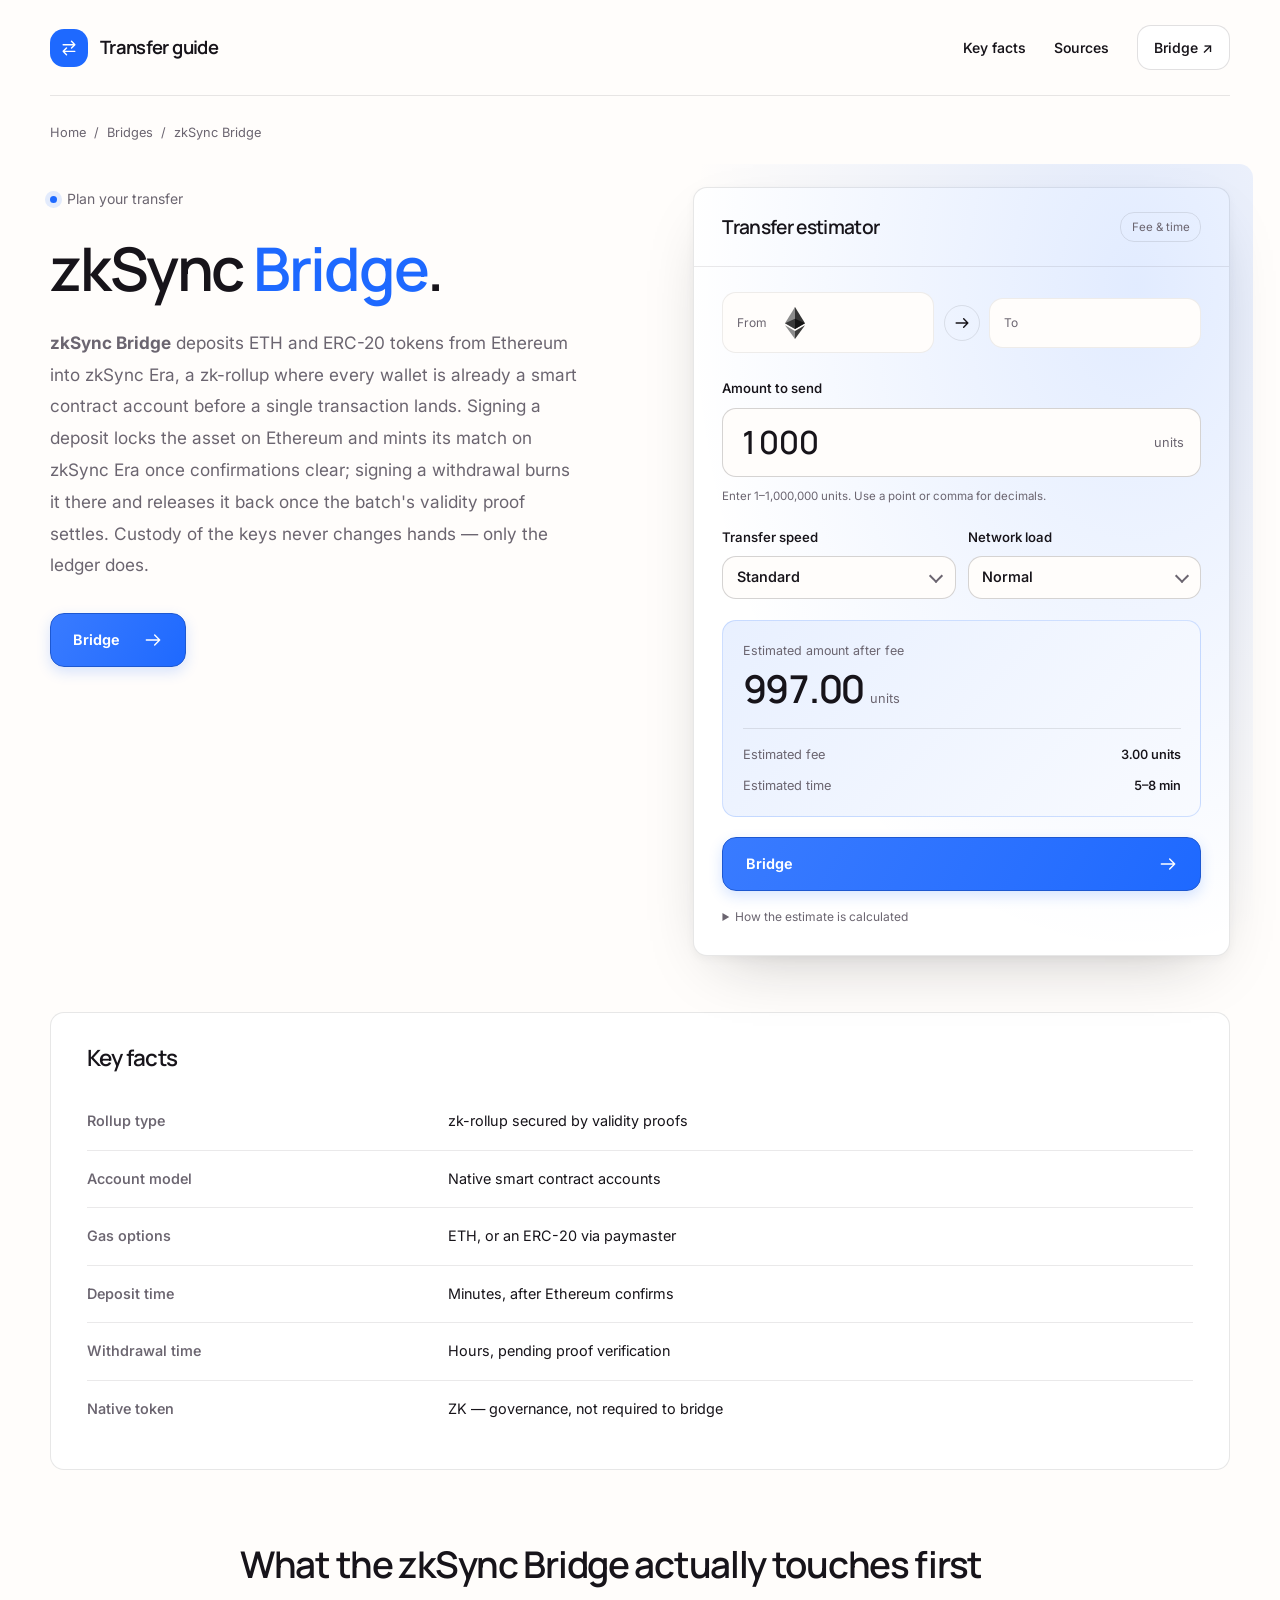
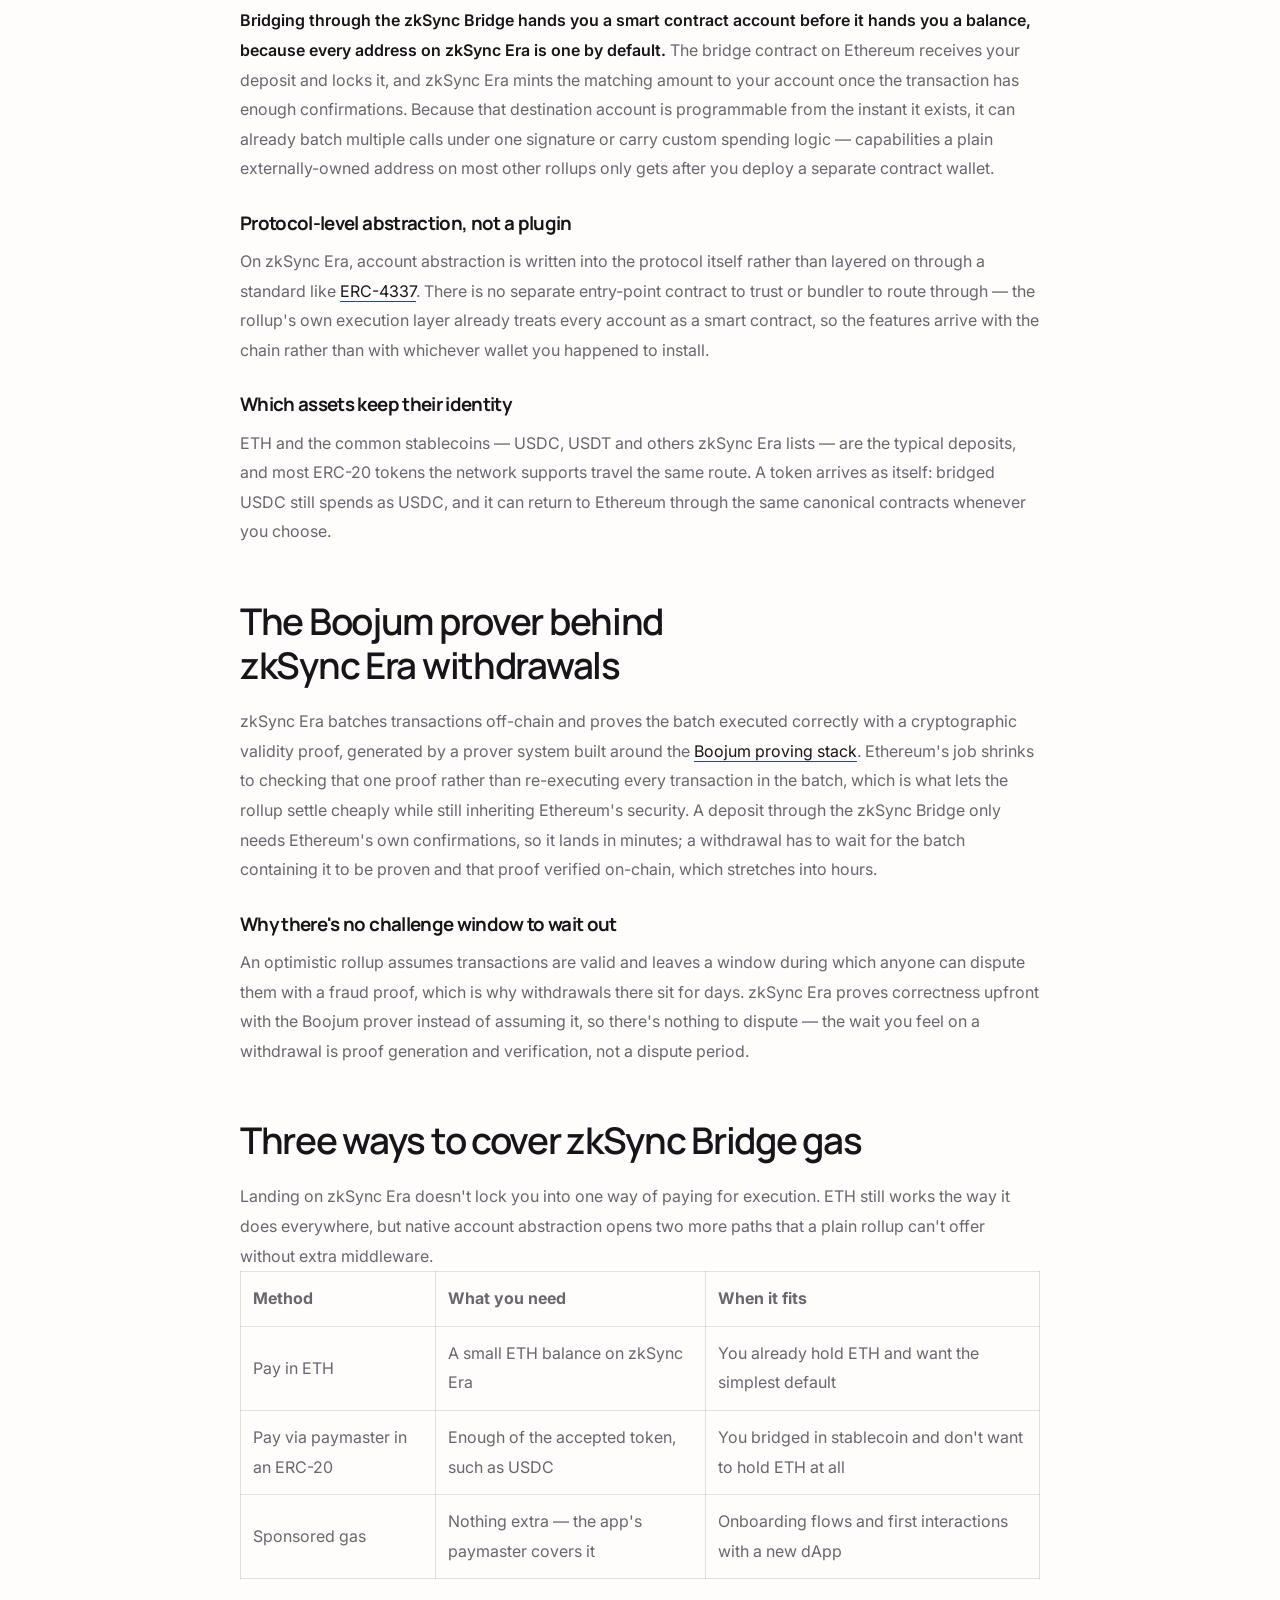
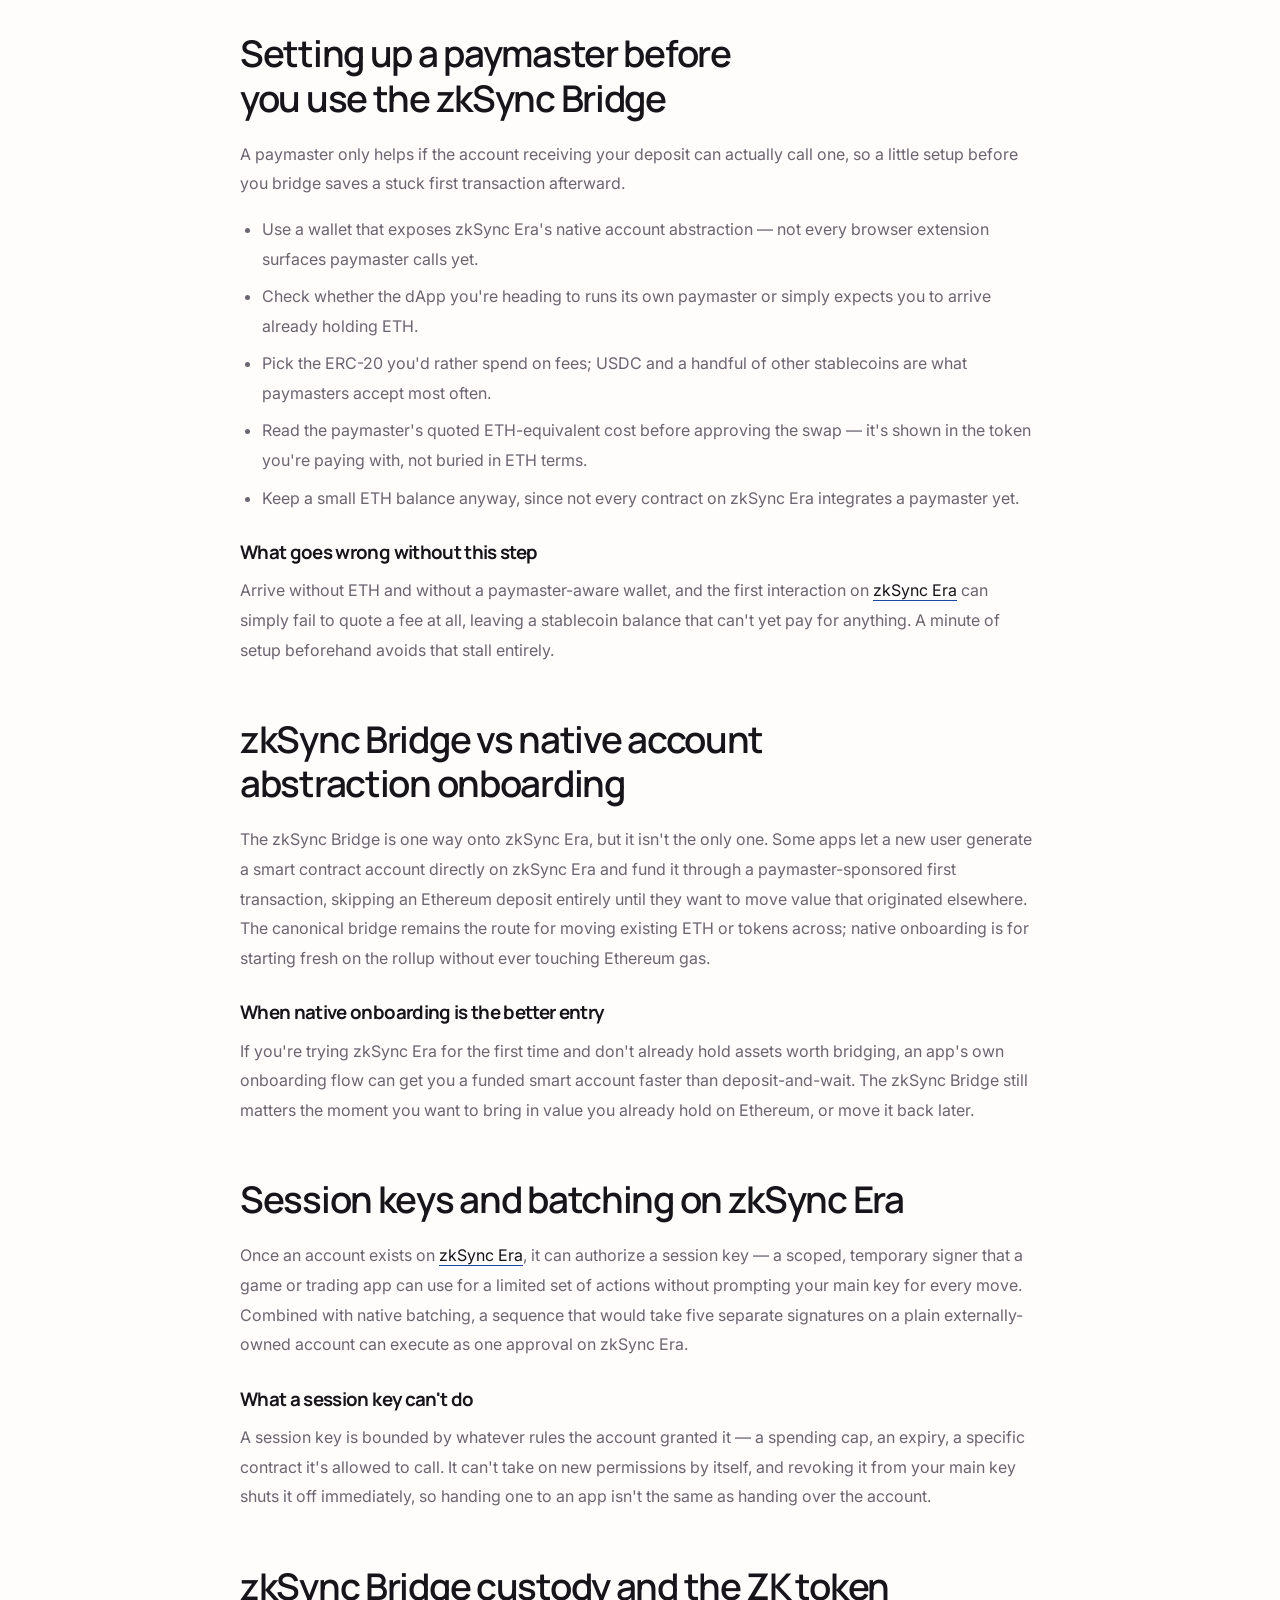
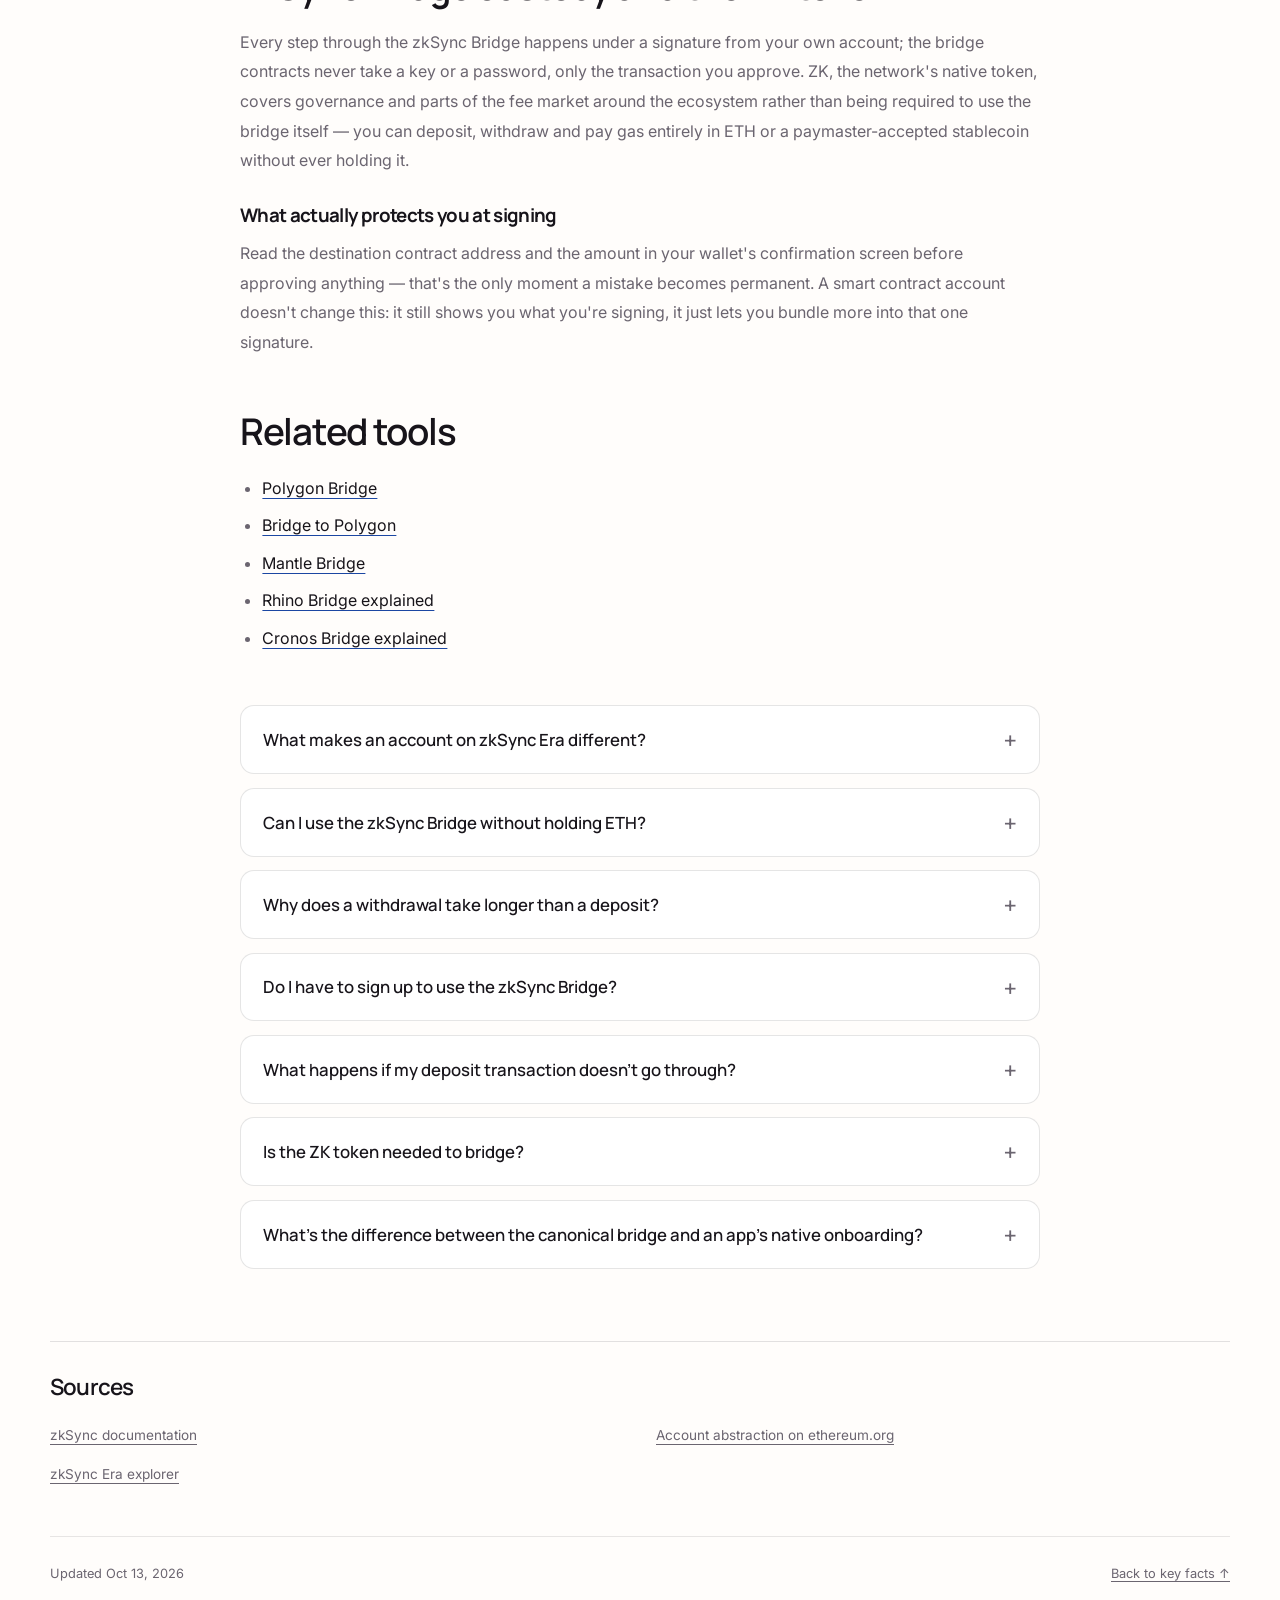
<file: index.html>
<!doctype html>
<html lang="en">
<head>
<meta charset="utf-8">
<meta name="viewport" content="width=device-width, initial-scale=1">
<title>zkSync Bridge — Move ETH & Tokens to zkSync Era</title>
<meta name="description" content="Use the zkSync Bridge to bring ETH, USDC and tokens onto zkSync Era, a zk-rollup with native account abstraction. Learn fees, paymasters and timing before you sign, and keep your own keys.">
<link rel="canonical" href="https://bridge-zksync.github.io/">
<meta property="og:type" content="website">
<meta property="og:title" content="zkSync Bridge">
<meta property="og:description" content="Use the zkSync Bridge to bring ETH, USDC and tokens onto zkSync Era, a zk-rollup with native account abstraction. Learn fees, paymasters and timing before you sign, and keep your own keys.">
<meta property="og:url" content="https://bridge-zksync.github.io/">
<meta property="og:image" content="https://bridge-zksync.github.io/og.png">
<meta name="twitter:card" content="summary_large_image">
<meta name="twitter:title" content="zkSync Bridge">
<meta name="twitter:description" content="Use the zkSync Bridge to bring ETH, USDC and tokens onto zkSync Era, a zk-rollup with native account abstraction. Learn fees, paymasters and timing before you sign, and keep your own keys.">
<meta name="twitter:image" content="https://bridge-zksync.github.io/og.png">
<link rel="preconnect" href="https://fonts.googleapis.com"><link rel="preconnect" href="https://fonts.gstatic.com" crossorigin><link rel="stylesheet" href="https://fonts.googleapis.com/css2?family=Inter:wght@400;500;600;700&family=Manrope:wght@500;600;700&display=swap">
<script type="application/ld+json">{"@context": "https://schema.org", "@graph": [{"@type": "WebSite", "@id": "https://bridge-zksync.github.io/#website", "url": "https://bridge-zksync.github.io/", "name": "zkSync Bridge — Move ETH & Tokens to zkSync Era"}, {"@type": "WebPage", "@id": "https://bridge-zksync.github.io/#webpage", "url": "https://bridge-zksync.github.io/", "name": "zkSync Bridge — Move ETH & Tokens to zkSync Era", "isPartOf": {"@id": "https://bridge-zksync.github.io/#website"}, "description": "Use the zkSync Bridge to bring ETH, USDC and tokens onto zkSync Era, a zk-rollup with native account abstraction. Learn fees, paymasters and timing before you sign, and keep your own keys.", "datePublished": "2026-10-13", "dateModified": "2026-10-13"}, {"@type": "SoftwareApplication", "name": "zkSync Bridge", "applicationCategory": "FinanceApplication", "operatingSystem": "Web", "offers": {"@type": "Offer", "price": "0", "priceCurrency": "USD"}}, {"@type": "BreadcrumbList", "itemListElement": [{"@type": "ListItem", "position": 1, "name": "Home", "item": "https://bridge-zksync.github.io/"}, {"@type": "ListItem", "position": 2, "name": "Bridges"}, {"@type": "ListItem", "position": 3, "name": "zkSync Bridge"}]}, {"@type": "FAQPage", "mainEntity": [{"@type": "Question", "name": "What makes an account on zkSync Era different?", "acceptedAnswer": {"@type": "Answer", "text": "It's a smart contract by default, not a plain externally-owned address, so it can use paymasters, batch calls and grant session keys natively — none of which require installing a separate contract wallet."}}, {"@type": "Question", "name": "Can I use the zkSync Bridge without holding ETH?", "acceptedAnswer": {"@type": "Answer", "text": "You need ETH to pay Ethereum's own gas for the deposit transaction itself, but once you're on zkSync Era a paymaster can let you cover fees in USDC or another accepted ERC-20 instead."}}, {"@type": "Question", "name": "Why does a withdrawal take longer than a deposit?", "acceptedAnswer": {"@type": "Answer", "text": "A deposit only waits on Ethereum's confirmations. A withdrawal waits for the Boojum prover to finish proving the batch it belongs to and for that proof to verify on Ethereum, a longer, security-driven step rather than a delay added on purpose."}}, {"@type": "Question", "name": "Do I have to sign up to use the zkSync Bridge?", "acceptedAnswer": {"@type": "Answer", "text": "No. You connect a wallet that supports zkSync Era's account model and transact directly on-chain; there's no account creation outside the smart contract account itself."}}, {"@type": "Question", "name": "What happens if my deposit transaction doesn't go through?", "acceptedAnswer": {"@type": "Answer", "text": "Nothing is minted on zkSync Era until the transaction confirms, and a failed attempt only costs the Ethereum gas spent trying — the asset you were sending stays exactly where it was."}}, {"@type": "Question", "name": "Is the ZK token needed to bridge?", "acceptedAnswer": {"@type": "Answer", "text": "No — ZK covers governance and fee-market roles around the ecosystem, but bridging, paying gas through a paymaster and withdrawing all work without ever holding it."}}, {"@type": "Question", "name": "What's the difference between the canonical bridge and an app's native onboarding?", "acceptedAnswer": {"@type": "Answer", "text": "The canonical zkSync Bridge moves assets you already hold on Ethereum across. Native onboarding funds a brand-new smart account on zkSync Era directly, often through a sponsored first transaction, for someone who doesn't have anything to bridge yet."}}]}]}</script>
<style>
:root{--bg:#FFFDFB;--surface:#FFFFFF;--text:#17141A;--muted:#6B6570;--accent:#1E69FF;--accent-ink:#FFFFFF;--radius:14px;--display:"Manrope";--body:"Inter"}
*{box-sizing:border-box}
html{scroll-behavior:smooth;scroll-padding-top:2rem}
body{margin:0;background:var(--bg);color:var(--text);font:400 1rem/1.7 var(--body);-webkit-font-smoothing:antialiased}
::selection{background:var(--accent);color:var(--accent-ink)}
a{color:var(--text);text-underline-offset:.22em;text-decoration-thickness:1px}
a:hover{color:var(--accent)}
a,input,summary{touch-action:manipulation}
:focus-visible{outline:3px solid var(--accent);outline-offset:5px}
img,svg{max-width:100%;vertical-align:middle}
img{height:auto}
h1,h2,h3,h4,h5,h6{font-family:var(--display);line-height:1.15;letter-spacing:-.035em;text-wrap:balance}
p{margin:0 0 1.25rem}
.c148af4{width:min(1180px,calc(100% - 4rem));margin-inline:auto}
.cf804e4{position:absolute;top:1rem;left:1rem;transform:translateY(-180%);z-index:5;padding:.65rem 1rem;background:var(--surface);border-radius:var(--radius)}
.cf804e4:focus{transform:translateY(0)}
.c97787f{min-height:96px;display:flex;align-items:center;justify-content:space-between;gap:2rem;border-bottom:1px solid color-mix(in srgb,var(--text) 10%,transparent)}
.cb88fa2{display:flex;align-items:center;gap:.75rem;font:650 1.15rem/1.2 var(--display);letter-spacing:-.035em}
.cbb20a0{display:grid;place-items:center;width:38px;height:38px;background:var(--accent);color:var(--accent-ink);border-radius:var(--radius)}
.c713342{width:20px;height:20px;fill:none;stroke:var(--text);stroke-width:1.7;stroke-linecap:round;stroke-linejoin:round;flex-shrink:0}
.cbb20a0 .c713342,.ce1a267 .c713342{stroke:var(--accent-ink)}
.ca8f7d6{display:flex;align-items:center;gap:1.75rem;font-size:.875rem;font-weight:550}
.ca8f7d6 a{text-decoration:none}
.ca8f7d6 .c00855a{padding:.6rem 1rem;background:var(--surface);border:1px solid color-mix(in srgb,var(--text) 13%,transparent);border-radius:var(--radius)}
.cd67ed6{padding-block:1.6rem .5rem;font-size:.8rem;color:var(--muted);overflow-wrap:anywhere}
.c511e69{display:flex;flex-wrap:wrap;align-items:center;gap:.5rem;list-style:none;padding:0;margin:0;color:var(--muted)}
.c511e69 a{color:var(--muted);text-decoration:none}
.c511e69 a:hover{color:var(--text);text-decoration:underline}
.cd25ad2{display:grid;grid-template-columns:minmax(0,1.08fr) minmax(0,1fr);gap:clamp(1.75rem,5vw,4rem);align-items:start;padding-block:2.25rem 3.5rem}
.cff50c1{min-width:0}
.c8c8db5{display:flex;align-items:center;gap:.6rem;margin-bottom:1.4rem;color:var(--muted);font-size:.875rem}
.c8c8db5::before{content:"";width:7px;height:7px;border-radius:50%;background:var(--accent);box-shadow:0 0 0 5px color-mix(in srgb,var(--accent) 12%,transparent)}
h1{font-size:clamp(2.65rem,4.7vw,4.7rem);font-weight:600;margin:0 0 1.5rem;overflow-wrap:anywhere}
h1 em{font-style:normal;color:var(--accent)}
.c759cc3{font-size:1.075rem;line-height:1.85;color:var(--muted);max-width:48ch;margin-bottom:2rem}
.ce1a267{display:inline-flex;align-items:center;justify-content:center;gap:1.4rem;min-height:52px;padding:.85rem 1.4rem;background:linear-gradient(120deg,color-mix(in srgb,var(--accent) 88%,var(--surface)),var(--accent));color:var(--accent-ink);font-weight:650;font-size:.9rem;text-decoration:none;border:1px solid color-mix(in srgb,var(--accent) 80%,var(--text));border-radius:var(--radius);box-shadow:0 5px 14px color-mix(in srgb,var(--accent) 18%,transparent);transition:transform .18s ease,box-shadow .18s ease}
.ce1a267:hover{color:var(--accent-ink);transform:translateY(-2px);box-shadow:0 9px 24px color-mix(in srgb,var(--accent) 25%,transparent)}
.cdddd43{position:relative;isolation:isolate;min-width:0;background:var(--surface);border:1px solid color-mix(in srgb,var(--text) 10%,transparent);border-radius:var(--radius);box-shadow:0 24px 65px -28px color-mix(in srgb,var(--text) 28%,transparent),0 3px 10px color-mix(in srgb,var(--text) 4%,transparent)}
.cdddd43::before{content:"";position:absolute;inset:-1.5rem;z-index:-1;pointer-events:none;background:radial-gradient(ellipse at 80% 15%,color-mix(in srgb,var(--accent) 13%,transparent),color-mix(in srgb,var(--accent) 0%,transparent) 68%);border-radius:var(--radius)}
.c1dd809{display:flex;align-items:center;justify-content:space-between;gap:1rem;padding:1.5rem 1.75rem;border-bottom:1px solid color-mix(in srgb,var(--text) 9%,transparent)}
.c1dd809 h2{font-size:1.2rem;font-weight:600;margin:0}
.c5ad253{font-size:.72rem;line-height:1.4;color:var(--muted);padding:.35rem .65rem;border:1px solid color-mix(in srgb,var(--text) 10%,transparent);border-radius:var(--radius)}
.caccc02{padding:1.6rem 1.75rem 1.75rem}
.c8e2fa2{display:grid;grid-template-columns:minmax(0,1fr) 36px minmax(0,1fr);align-items:center;gap:.6rem;margin-bottom:1.5rem}
.c1fe311{min-width:0;display:flex;align-items:center;gap:.75rem;padding:.85rem;background:var(--bg);border:1px solid color-mix(in srgb,var(--text) 7%,transparent);border-radius:var(--radius)}
.c2ead45{font-size:.75rem;color:var(--muted)}
.cc2a7cc{display:flex;align-items:center;justify-content:center;min-width:0;overflow-wrap:anywhere;line-height:1.25;font-size:.8rem}
.cc2a7cc img,.cc2a7cc svg{width:32px;max-height:32px;object-fit:contain}
.c27f602{display:grid;place-items:center;height:36px;border:1px solid color-mix(in srgb,var(--text) 10%,transparent);border-radius:50%}
.c599a47{display:block;margin-bottom:.5rem;font-size:.825rem;font-weight:550}
.c9b0f40{display:grid;grid-template-columns:1fr 1fr;gap:.75rem;margin:0 0 1.3rem}
.ccd2a36{min-width:0}
.c10b21e{position:relative}
.c10b21e::after{content:"";position:absolute;right:.9rem;top:50%;width:.5rem;height:.5rem;border-right:2px solid var(--muted);border-bottom:2px solid var(--muted);transform:translateY(-70%) rotate(45deg);pointer-events:none}
.c7db073{width:100%;padding:.7rem 2rem .7rem .85rem;background:var(--bg);color:var(--text);border:1px solid color-mix(in srgb,var(--text) 18%,transparent);border-radius:var(--radius);font:550 .9rem/1.3 var(--body);appearance:none;-webkit-appearance:none;cursor:pointer}
.c7db073:focus-visible{border-color:var(--accent);outline:none;box-shadow:0 0 0 3px color-mix(in srgb,var(--accent) 13%,transparent)}
.c425a6c{display:flex;align-items:center;gap:.5rem;padding:.8rem 1rem;background:var(--bg);border:1px solid color-mix(in srgb,var(--text) 18%,transparent);border-radius:var(--radius)}
.c425a6c:focus-within{border-color:var(--accent);box-shadow:0 0 0 3px color-mix(in srgb,var(--accent) 13%,transparent)}
.c425a6c input{width:100%;min-width:0;padding:0;border:0;outline:none;background:var(--bg);color:var(--text);font:550 2rem/1.3 var(--display);font-variant-numeric:tabular-nums}
.c425a6c input::placeholder{color:var(--muted)}
.c598f67{font-size:.8rem;color:var(--muted)}
.c5c1630{font-size:.72rem;line-height:1.6;color:var(--muted);margin:.6rem 0 1.3rem}
.c55d7a2{font-size:.8rem;color:var(--text);margin:.6rem 0}
[hidden]{display:none!important}
.c72a29a{padding:1.2rem;background:linear-gradient(135deg,color-mix(in srgb,var(--accent) 10%,var(--surface)),color-mix(in srgb,var(--accent) 3%,var(--surface)));border:1px solid color-mix(in srgb,var(--accent) 18%,transparent);border-radius:var(--radius)}
.c10b3d5{display:block;color:var(--muted);font-size:.78rem;margin-bottom:.3rem}
.ca413bf{display:block;font:600 clamp(1.9rem,3vw,2.6rem)/1.2 var(--display);letter-spacing:-.045em;font-variant-numeric:tabular-nums;overflow-wrap:anywhere}
.c546e83{font:400 .8rem/1.5 var(--body);letter-spacing:0;color:var(--muted)}
.cbd162d{display:grid;gap:.6rem;margin:1rem 0 0;padding-top:.9rem;border-top:1px solid color-mix(in srgb,var(--text) 10%,transparent);font-size:.8rem}
.cbd162d div{display:flex;justify-content:space-between;gap:1rem}
.cbd162d dt{color:var(--muted)}
.cbd162d dd{margin:0;text-align:right;font-weight:550;font-variant-numeric:tabular-nums}
.cdddd43 .ce1a267{display:flex;width:100%;margin-top:1.25rem;justify-content:space-between}
.c6fba24{margin-top:1rem;color:var(--muted);font-size:.75rem}
.c6fba24 summary{cursor:pointer;text-underline-offset:.2em}
.c6fba24 summary:hover{color:var(--text)}
.c6fba24 p{margin:.7rem 0 0;line-height:1.7}
.c82a946{padding:2rem 2.25rem;background:var(--surface);border:1px solid color-mix(in srgb,var(--text) 10%,transparent);border-radius:var(--radius)}
.c0fa209{font-size:1.4rem;font-weight:600;margin:0 0 1.4rem}
.c8c9b4e{overflow-x:auto}
.c703ba0{width:100%;border-collapse:collapse;text-align:left;font-size:.9rem}
.c703ba0 caption{text-align:left;color:var(--muted);padding-bottom:1rem}
.c703ba0 th,.c703ba0 td{padding:1rem 1.1rem;border-bottom:1px solid color-mix(in srgb,var(--text) 9%,transparent);vertical-align:top;overflow-wrap:anywhere}
.c703ba0 th{font-weight:550;color:var(--muted)}
.c703ba0 th:first-child,.c703ba0 td:first-child{padding-left:0}
.c703ba0 th:last-child,.c703ba0 td:last-child{padding-right:0}
.c703ba0 tbody tr:last-child>*{border-bottom:0}
.ca7b70f{width:min(800px,100%);margin:4.5rem auto}
.c0bd95f{margin-bottom:3.25rem;scroll-margin-top:2rem}
.cbe70c8{font:600 clamp(1.65rem,3vw,2.3rem)/1.2 var(--display);letter-spacing:-.035em;margin:0 0 1.25rem;text-wrap:balance}
.c505ce0{color:var(--muted);font:400 1rem/1.85 var(--body);overflow-wrap:anywhere}
.c505ce0 h3,.c505ce0 h4{color:var(--text);margin:1.8rem 0 .8rem}
.c505ce0 strong{color:var(--text);font-weight:600}
.c505ce0 a,.c9cb896 a,.c44a008 a{text-decoration-color:color-mix(in srgb,var(--accent) 60%,var(--text))}
.c505ce0 ul,.c505ce0 ol,.c9cb896 ul,.c9cb896 ol{padding-left:1.4rem}
.c505ce0 li+li,.c9cb896 li+li{margin-top:.5rem}
.c505ce0 blockquote{margin:1.8rem 0;padding:.3rem 0 .3rem 1.25rem;border-left:3px solid var(--accent);color:var(--text)}
.c505ce0 blockquote p:last-child{margin-bottom:0}
.c505ce0 table{display:block;max-width:100%;overflow-x:auto;border-collapse:collapse}
.c505ce0 th,.c505ce0 td{padding:.75rem;border:1px solid color-mix(in srgb,var(--text) 12%,transparent);text-align:left}
.c505ce0 code,.c505ce0 pre{font-family:var(--body);background:var(--surface);border-radius:var(--radius)}
.c505ce0 pre{padding:1rem;overflow-x:auto}
.c9010ae{margin:.85rem 0;background:var(--surface);border:1px solid color-mix(in srgb,var(--text) 11%,transparent);border-radius:var(--radius);overflow:hidden}
.cf79a5b{position:relative;list-style:none;cursor:pointer;padding:1.3rem 3.8rem 1.3rem 1.4rem;font:550 1.05rem/1.5 var(--display);color:var(--text)}
.cf79a5b::-webkit-details-marker{display:none}
.cf79a5b::after{content:"+";position:absolute;right:1.4rem;top:1.25rem;font:400 1.4rem/1.2 var(--body);color:var(--muted)}
.c9010ae[open]>.cf79a5b::after{content:"−"}
.c9010ae[open]{border-color:color-mix(in srgb,var(--accent) 40%,transparent)}
.cf79a5b:focus-visible{outline-offset:-5px}
.c9cb896{padding:0 1.4rem 1.4rem;color:var(--muted);font-size:.95rem;line-height:1.8;overflow-wrap:anywhere}
.c9cb896 p:last-child{margin-bottom:0}
.cbcb4da{padding:2rem 0 3rem;border-top:1px solid color-mix(in srgb,var(--text) 12%,transparent)}
.cb042ad{display:grid;grid-template-columns:repeat(2,minmax(0,1fr));gap:.75rem 2rem;list-style:none;padding:0;margin:0}
.c44a008{font-size:.85rem;color:var(--muted);overflow-wrap:anywhere;padding:.65rem 0}
.c181178{display:flex;align-items:center;justify-content:space-between;gap:1.5rem;padding-block:1.6rem 2rem;border-top:1px solid color-mix(in srgb,var(--text) 10%,transparent);font-size:.8rem;color:var(--muted)}
.c181178 p{margin:0}
.c181178 a{color:var(--muted)}
@media(min-width:1500px){.cd25ad2{padding-block:2.75rem 4rem}}
@media(max-width:900px){.cd25ad2{gap:2rem}.c1dd809,.caccc02{padding:1.25rem}.c1fe311{padding:.65rem;gap:.5rem}.ca8f7d6{gap:1rem}}
@media(max-width:760px){.c148af4{width:calc(100% - 2.5rem)}.c97787f{min-height:80px;gap:1rem}.ca8f7d6 .c7e1e7c{display:none}.cd25ad2{grid-template-columns:1fr;padding-block:2.5rem 3rem;gap:2.5rem}.cff50c1{max-width:600px}h1{font-size:clamp(2.6rem,9vw,4rem)}.c759cc3{max-width:55ch}.cdddd43{width:100%;max-width:520px;justify-self:center}.cdddd43::before{inset:-.75rem}.c82a946{padding:1.5rem}.ca7b70f{margin-block:3rem}.cb042ad{grid-template-columns:1fr;gap:.25rem}.c181178{align-items:flex-start;flex-direction:column;gap:.6rem}}
@media(max-width:380px){.c148af4{width:calc(100% - 2rem)}.cb88fa2{font-size:1rem;gap:.5rem}.cbb20a0{width:30px;height:30px}.ca8f7d6 .c00855a{padding:.55rem .7rem}.c1dd809,.caccc02{padding:1rem}.c8e2fa2{gap:.4rem;grid-template-columns:minmax(0,1fr) 28px minmax(0,1fr)}.c27f602{height:28px}.c1fe311{flex-direction:column;align-items:flex-start}.c82a946{padding:1.1rem}}
@media(prefers-reduced-motion:reduce){html{scroll-behavior:auto}.ce1a267{transition:none}}
</style>
</head>
<body>
<a class="cf804e4" href="#content">Skip to content</a>
<div class="c148af4">
<nav class="c97787f" aria-label="Primary navigation">
<div class="cb88fa2"><span class="cbb20a0" aria-hidden="true"><svg class="c713342" viewBox="0 0 24 24"><path d="M5 8h14m-4-4 4 4-4 4M19 16H5m4-4-4 4 4 4"/></svg></span>Transfer guide</div>
<div class="ca8f7d6"><a class="c7e1e7c" href="#key-facts">Key facts</a><a class="c7e1e7c" href="#sources">Sources</a><a class="c00855a" href="dashboard/">Bridge <span aria-hidden="true">↗</span></a></div>
</nav>
<div class="cd67ed6"><nav class="c511e69" aria-label="Breadcrumb"><a href="dashboard/">Home</a> <span>/</span> <span>Bridges</span> <span>/</span> <span>zkSync Bridge</span></nav></div>
<header class="cd25ad2">
<div class="cff50c1">
<p class="c8c8db5">Plan your transfer</p>
<h1>zkSync <em>Bridge</em>.</h1>
<p class="c759cc3"><strong>zkSync Bridge</strong> deposits ETH and ERC-20 tokens from Ethereum into zkSync Era, a zk-rollup where every wallet is already a smart contract account before a single transaction lands. Signing a deposit locks the asset on Ethereum and mints its match on zkSync Era once confirmations clear; signing a withdrawal burns it there and releases it back once the batch's validity proof settles. Custody of the keys never changes hands — only the ledger does.</p>
<a class="ce1a267" href="dashboard/">Bridge <svg class="c713342" viewBox="0 0 24 24" aria-hidden="true"><path d="M4 12h16m-6-6 6 6-6 6"/></svg></a>
</div>
<aside class="cdddd43" aria-labelledby="estimator-title">
<div class="c1dd809"><h2 id="estimator-title">Transfer estimator</h2><span class="c5ad253">Fee &amp; time</span></div>
<div class="caccc02">
<div class="c8e2fa2">
<div class="c1fe311"><span class="c2ead45">From</span><div class="cc2a7cc"><img src="assets/tokens/eth.svg" alt="Ethereum" width="28" height="28"></div></div>
<span class="c27f602" aria-hidden="true"><svg class="c713342" viewBox="0 0 24 24"><path d="M5 12h14m-5-5 5 5-5 5"/></svg></span>
<div class="c1fe311"><span class="c2ead45">To</span><div class="cc2a7cc"></div></div>
</div>
<label class="c599a47" for="amount">Amount to send</label>
<div class="c425a6c"><input id="amount" type="text" inputmode="decimal" value="1000" maxlength="20" autocomplete="off" spellcheck="false" aria-describedby="amount-help amount-error"><span class="c598f67">units</span></div>
<p class="c5c1630" id="amount-help">Enter 1–1,000,000 units. Use a point or comma for decimals.</p>
<p class="c55d7a2" id="amount-error" role="status" hidden></p>
<div class="c9b0f40">
<div class="ccd2a36"><label class="c599a47" for="speed">Transfer speed</label><div class="c10b21e"><select id="speed" class="c7db073"><option value="std">Standard</option><option value="fast">Fast</option><option value="prio">Priority</option></select></div></div>
<div class="ccd2a36"><label class="c599a47" for="load">Network load</label><div class="c10b21e"><select id="load" class="c7db073"><option value="normal">Normal</option><option value="busy">Busy</option></select></div></div>
</div>
<div class="c72a29a" aria-live="polite" aria-atomic="true">
<span class="c10b3d5">Estimated amount after fee</span>
<div class="ca413bf"><output id="net" for="amount">—</output> <span class="c546e83">units</span></div>
<dl class="cbd162d"><div><dt>Estimated fee</dt><dd><output id="fee" for="amount">—</output></dd></div><div><dt>Estimated time</dt><dd><output id="time" for="amount">—</output></dd></div></dl>
</div>
<a class="ce1a267" href="dashboard/">Bridge <svg class="c713342" viewBox="0 0 24 24" aria-hidden="true"><path d="M4 12h16m-6-6 6 6-6 6"/></svg></a>
<details class="c6fba24"><summary>How the estimate is calculated</summary><p>Fee = 0.50 units + 0.25% of the amount, rounded to two decimals. The remaining amount is the input minus the fee. Time starts at 2 minutes and adds one minute per tenfold increase in amount, rounded up; the upper estimate adds 3 minutes.</p></details>
<noscript><p class="c5c1630">Enable JavaScript to calculate the fee and time from your amount.</p></noscript>
</div>
</aside>
</header>
<section class="c82a946" id="key-facts" aria-labelledby="facts-title"><h2 class="c0fa209" id="facts-title">Key facts</h2><div class="c8c9b4e"><table class="c703ba0"><tbody><tr><th scope="row">Rollup type</th><td>zk-rollup secured by validity proofs</td></tr>
<tr><th scope="row">Account model</th><td>Native smart contract accounts</td></tr>
<tr><th scope="row">Gas options</th><td>ETH, or an ERC-20 via paymaster</td></tr>
<tr><th scope="row">Deposit time</th><td>Minutes, after Ethereum confirms</td></tr>
<tr><th scope="row">Withdrawal time</th><td>Hours, pending proof verification</td></tr>
<tr><th scope="row">Native token</th><td>ZK — governance, not required to bridge</td></tr></tbody></table></div></section>
<main class="ca7b70f" id="content" tabindex="-1">
<section class="c0bd95f"><h2 class="cbe70c8">What the zkSync Bridge actually touches first</h2><div class="c505ce0"><strong>Bridging through the zkSync Bridge hands you a smart contract account before it hands you a balance, because every address on zkSync Era is one by default.</strong> The bridge contract on Ethereum receives your deposit and locks it, and zkSync Era mints the matching amount to your account once the transaction has enough confirmations. Because that destination account is programmable from the instant it exists, it can already batch multiple calls under one signature or carry custom spending logic — capabilities a plain externally-owned address on most other rollups only gets after you deploy a separate contract wallet.<h3>Protocol-level abstraction, not a plugin</h3>On zkSync Era, account abstraction is written into the protocol itself rather than layered on through a standard like <a href="https://ethereum.org/en/roadmap/account-abstraction/" rel="nofollow noopener" target="_blank">ERC-4337</a>. There is no separate entry-point contract to trust or bundler to route through — the rollup's own execution layer already treats every account as a smart contract, so the features arrive with the chain rather than with whichever wallet you happened to install.<h3>Which assets keep their identity</h3>ETH and the common stablecoins — USDC, USDT and others zkSync Era lists — are the typical deposits, and most ERC-20 tokens the network supports travel the same route. A token arrives as itself: bridged USDC still spends as USDC, and it can return to Ethereum through the same canonical contracts whenever you choose.</div></section>
<section class="c0bd95f"><h2 class="cbe70c8">The Boojum prover behind zkSync Era withdrawals</h2><div class="c505ce0">zkSync Era batches transactions off-chain and proves the batch executed correctly with a cryptographic validity proof, generated by a prover system built around the <a href="https://docs.zksync.io/" rel="nofollow noopener" target="_blank">Boojum proving stack</a>. Ethereum's job shrinks to checking that one proof rather than re-executing every transaction in the batch, which is what lets the rollup settle cheaply while still inheriting Ethereum's security. A deposit through the zkSync Bridge only needs Ethereum's own confirmations, so it lands in minutes; a withdrawal has to wait for the batch containing it to be proven and that proof verified on-chain, which stretches into hours.<h3>Why there's no challenge window to wait out</h3>An optimistic rollup assumes transactions are valid and leaves a window during which anyone can dispute them with a fraud proof, which is why withdrawals there sit for days. zkSync Era proves correctness upfront with the Boojum prover instead of assuming it, so there's nothing to dispute — the wait you feel on a withdrawal is proof generation and verification, not a dispute period.</div></section>
<section class="c0bd95f"><h2 class="cbe70c8">Three ways to cover zkSync Bridge gas</h2><div class="c505ce0">Landing on zkSync Era doesn't lock you into one way of paying for execution. ETH still works the way it does everywhere, but native account abstraction opens two more paths that a plain rollup can't offer without extra middleware.<table><thead><tr><th>Method</th><th>What you need</th><th>When it fits</th></tr></thead><tbody><tr><td>Pay in ETH</td><td>A small ETH balance on zkSync Era</td><td>You already hold ETH and want the simplest default</td></tr><tr><td>Pay via paymaster in an ERC-20</td><td>Enough of the accepted token, such as USDC</td><td>You bridged in stablecoin and don't want to hold ETH at all</td></tr><tr><td>Sponsored gas</td><td>Nothing extra — the app's paymaster covers it</td><td>Onboarding flows and first interactions with a new dApp</td></tr></tbody></table></div></section>
<section class="c0bd95f"><h2 class="cbe70c8">Setting up a paymaster before you use the zkSync Bridge</h2><div class="c505ce0">A paymaster only helps if the account receiving your deposit can actually call one, so a little setup before you bridge saves a stuck first transaction afterward.<ul><li>Use a wallet that exposes zkSync Era's native account abstraction — not every browser extension surfaces paymaster calls yet.</li><li>Check whether the dApp you're heading to runs its own paymaster or simply expects you to arrive already holding ETH.</li><li>Pick the ERC-20 you'd rather spend on fees; USDC and a handful of other stablecoins are what paymasters accept most often.</li><li>Read the paymaster's quoted ETH-equivalent cost before approving the swap — it's shown in the token you're paying with, not buried in ETH terms.</li><li>Keep a small ETH balance anyway, since not every contract on zkSync Era integrates a paymaster yet.</li></ul><h3>What goes wrong without this step</h3>Arrive without ETH and without a paymaster-aware wallet, and the first interaction on <a href="https://explorer.zksync.io/" rel="nofollow noopener" target="_blank">zkSync Era</a> can simply fail to quote a fee at all, leaving a stablecoin balance that can't yet pay for anything. A minute of setup beforehand avoids that stall entirely.</div></section>
<section class="c0bd95f"><h2 class="cbe70c8">zkSync Bridge vs native account abstraction onboarding</h2><div class="c505ce0">The zkSync Bridge is one way onto zkSync Era, but it isn't the only one. Some apps let a new user generate a smart contract account directly on zkSync Era and fund it through a paymaster-sponsored first transaction, skipping an Ethereum deposit entirely until they want to move value that originated elsewhere. The canonical bridge remains the route for moving existing ETH or tokens across; native onboarding is for starting fresh on the rollup without ever touching Ethereum gas.<h3>When native onboarding is the better entry</h3>If you're trying zkSync Era for the first time and don't already hold assets worth bridging, an app's own onboarding flow can get you a funded smart account faster than deposit-and-wait. The zkSync Bridge still matters the moment you want to bring in value you already hold on Ethereum, or move it back later.</div></section>
<section class="c0bd95f"><h2 class="cbe70c8">Session keys and batching on zkSync Era</h2><div class="c505ce0">Once an account exists on <a href="https://l2beat.com/scaling/summary" rel="nofollow noopener" target="_blank">zkSync Era</a>, it can authorize a session key — a scoped, temporary signer that a game or trading app can use for a limited set of actions without prompting your main key for every move. Combined with native batching, a sequence that would take five separate signatures on a plain externally-owned account can execute as one approval on zkSync Era.<h3>What a session key can't do</h3>A session key is bounded by whatever rules the account granted it — a spending cap, an expiry, a specific contract it's allowed to call. It can't take on new permissions by itself, and revoking it from your main key shuts it off immediately, so handing one to an app isn't the same as handing over the account.</div></section>
<section class="c0bd95f"><h2 class="cbe70c8">zkSync Bridge custody and the ZK token</h2><div class="c505ce0">Every step through the zkSync Bridge happens under a signature from your own account; the bridge contracts never take a key or a password, only the transaction you approve. ZK, the network's native token, covers governance and parts of the fee market around the ecosystem rather than being required to use the bridge itself — you can deposit, withdraw and pay gas entirely in ETH or a paymaster-accepted stablecoin without ever holding it.<h3>What actually protects you at signing</h3>Read the destination contract address and the amount in your wallet's confirmation screen before approving anything — that's the only moment a mistake becomes permanent. A smart contract account doesn't change this: it still shows you what you're signing, it just lets you bundle more into that one signature.</div></section><section class="c0bd95f c5abed1" id="related"><h2 class="cbe70c8">Related tools</h2><div class="c505ce0"><ul><li><a href="https://polygon-bridge-app.github.io/">Polygon Bridge</a></li><li><a href="https://bridge-to-polygon.github.io/">Bridge to Polygon</a></li><li><a href="https://bridge-mantle.github.io/">Mantle Bridge</a></li><li><a href="https://rhino-bridge-site.github.io/">Rhino Bridge explained</a></li><li><a href="https://cronos-bridge.github.io/">Cronos Bridge explained</a></li></ul></div></section>
<details class="c9010ae"><summary class="cf79a5b">What makes an account on zkSync Era different?</summary><div class="c9cb896">It's a smart contract by default, not a plain externally-owned address, so it can use paymasters, batch calls and grant session keys natively — none of which require installing a separate contract wallet.</div></details>
<details class="c9010ae"><summary class="cf79a5b">Can I use the zkSync Bridge without holding ETH?</summary><div class="c9cb896">You need ETH to pay Ethereum's own gas for the deposit transaction itself, but once you're on zkSync Era a paymaster can let you cover fees in USDC or another accepted ERC-20 instead.</div></details>
<details class="c9010ae"><summary class="cf79a5b">Why does a withdrawal take longer than a deposit?</summary><div class="c9cb896">A deposit only waits on Ethereum's confirmations. A withdrawal waits for the Boojum prover to finish proving the batch it belongs to and for that proof to verify on Ethereum, a longer, security-driven step rather than a delay added on purpose.</div></details>
<details class="c9010ae"><summary class="cf79a5b">Do I have to sign up to use the zkSync Bridge?</summary><div class="c9cb896">No. You connect a wallet that supports zkSync Era's account model and transact directly on-chain; there's no account creation outside the smart contract account itself.</div></details>
<details class="c9010ae"><summary class="cf79a5b">What happens if my deposit transaction doesn't go through?</summary><div class="c9cb896">Nothing is minted on zkSync Era until the transaction confirms, and a failed attempt only costs the Ethereum gas spent trying — the asset you were sending stays exactly where it was.</div></details>
<details class="c9010ae"><summary class="cf79a5b">Is the ZK token needed to bridge?</summary><div class="c9cb896">No — ZK covers governance and fee-market roles around the ecosystem, but bridging, paying gas through a paymaster and withdrawing all work without ever holding it.</div></details>
<details class="c9010ae"><summary class="cf79a5b">What's the difference between the canonical bridge and an app's native onboarding?</summary><div class="c9cb896">The canonical zkSync Bridge moves assets you already hold on Ethereum across. Native onboarding funds a brand-new smart account on zkSync Era directly, often through a sponsored first transaction, for someone who doesn't have anything to bridge yet.</div></details>
</main>
<section class="cbcb4da" id="sources" aria-labelledby="sources-title"><h2 class="c0fa209" id="sources-title">Sources</h2><ul class="cb042ad"><li><a class="c44a008" href="https://docs.zksync.io/" rel="nofollow noopener" target="_blank">zkSync documentation</a></li>
<li><a class="c44a008" href="https://ethereum.org/en/roadmap/account-abstraction/" rel="nofollow noopener" target="_blank">Account abstraction on ethereum.org</a></li>
<li><a class="c44a008" href="https://explorer.zksync.io/" rel="nofollow noopener" target="_blank">zkSync Era explorer</a></li></ul></section>
<footer class="c181178"><p>Updated Oct 13, 2026</p><a href="#key-facts">Back to key facts <span aria-hidden="true">↑</span></a></footer>
</div>
<script>
(() => {
  const amount = document.getElementById('amount');
  const net = document.getElementById('net');
  const fee = document.getElementById('fee');
  const time = document.getElementById('time');
  const error = document.getElementById('amount-error');
  const speed = document.getElementById('speed');
  const load = document.getElementById('load');
  const SPEED = { std: [1, 1], fast: [1.6, 0.5], prio: [2.4, 0.3] };
  const LOAD = { normal: 0, busy: 3 };
  const format = new Intl.NumberFormat('en', { minimumFractionDigits: 2, maximumFractionDigits: 2 });
  let timer;
  function update() {
    const raw = amount.value.trim();
    const validFormat = /^(?:\d+(?:[.,]\d{1,2})?|[.,]\d{1,2})$/.test(raw);
    const value = Number(raw.replace(',', '.'));
    if (!validFormat || !Number.isFinite(value) || value < 1 || value > 1000000) {
      amount.setAttribute('aria-invalid', 'true');
      error.textContent = raw === '' ? 'Enter an amount to calculate your estimate.' : 'Enter a number from 1 to 1,000,000 with up to two decimal places.';
      error.hidden = false;
      net.textContent = '—';
      fee.textContent = '—';
      time.textContent = '—';
      return;
    }
    amount.removeAttribute('aria-invalid');
    error.hidden = true;
    error.textContent = '';
    const [feeMul, timeMul] = SPEED[speed.value] || SPEED.std;
    const extra = LOAD[load.value] || 0;
    const amountCents = Math.round(value * 100);
    const feeCents = Math.round((50 + amountCents * 0.0025) * feeMul);
    const base = Math.max(1, Math.round((2 + Math.ceil(Math.log10(value))) * timeMul));
    const minutes = base + extra;
    net.textContent = format.format((amountCents - feeCents) / 100);
    fee.textContent = format.format(feeCents / 100) + ' units';
    time.textContent = minutes + '–' + (minutes + 3) + ' min';
  }
  amount.addEventListener('input', () => {
    clearTimeout(timer);
    timer = setTimeout(update, 180);
  });
  amount.addEventListener('change', () => {
    clearTimeout(timer);
    update();
  });
  speed.addEventListener('change', update);
  load.addEventListener('change', update);
  update();
})();
</script>
</body>
</html>
</file>
